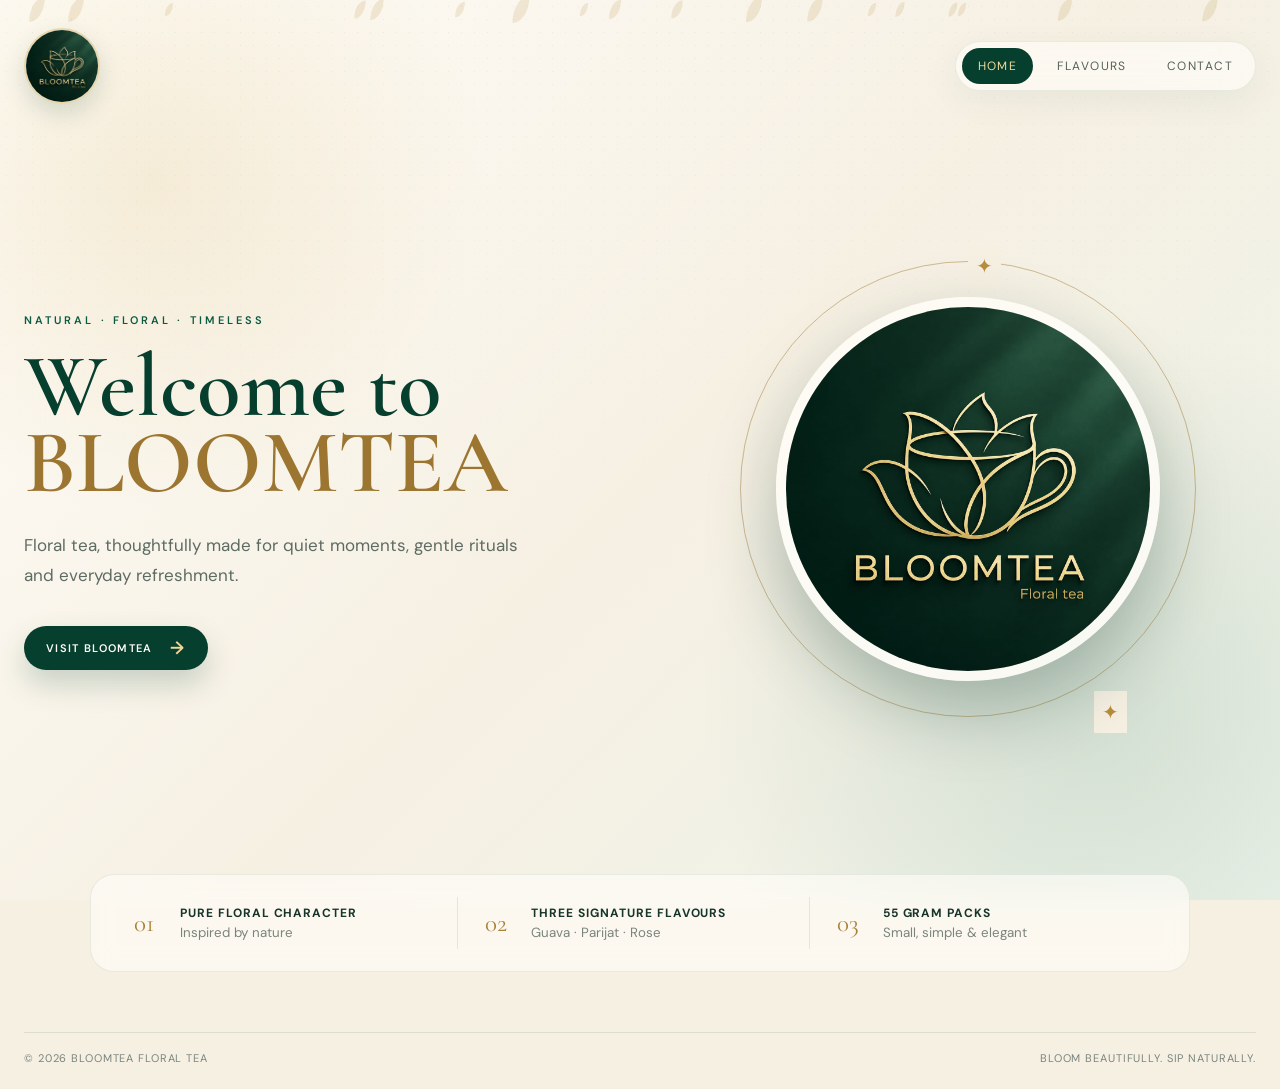
<file: index.html>
<!DOCTYPE html>
<html lang="en">
<head>
  <meta charset="UTF-8" />
  <meta name="viewport" content="width=device-width, initial-scale=1.0" />
  <meta name="description" content="BLOOMTEA Floral Tea — natural floral teas in Guava, Parijat and Rose flavours." />
  <title>BLOOMTEA — Floral Tea</title>
  <link rel="stylesheet" href="style.css" />
</head>
<body class="home-page">
  <div class="petals" aria-hidden="true"></div>
  <header class="topbar">
    <a class="mini-brand" href="index.html"><img src="assets/logo.jpeg" alt="BLOOMTEA logo" /></a>
    <nav>
      <a class="active" href="index.html">Home</a>
      <a href="flavors.html">Flavours</a>
      <a href="contact.html">Contact</a>
    </nav>
  </header>

  <main class="hero">
    <div class="hero-copy reveal">
      <span class="eyebrow">NATURAL · FLORAL · TIMELESS</span>
      <h1>Welcome to <em>BLOOMTEA</em></h1>
      <p class="tagline">Floral tea, thoughtfully made for quiet moments, gentle rituals and everyday refreshment.</p>
      <a class="gold-button" href="flavors.html">Visit Bloomtea <span>→</span></a>
    </div>

    <div class="hero-logo reveal delay-1">
      <div class="logo-orbit"></div>
      <img src="assets/logo.jpeg" alt="BLOOMTEA Floral Tea" />
    </div>
  </main>

  <section class="intro-strip">
    <div><span>01</span><strong>Pure floral character</strong><small>Inspired by nature</small></div>
    <div><span>02</span><strong>Three signature flavours</strong><small>Guava · Parijat · Rose</small></div>
    <div><span>03</span><strong>55 gram packs</strong><small>Small, simple & elegant</small></div>
  </section>

  <footer><span>© 2026 BLOOMTEA Floral Tea</span><span>Bloom beautifully. Sip naturally.</span></footer>
  <script src="script.js"></script>
</body>
</html>
</file>
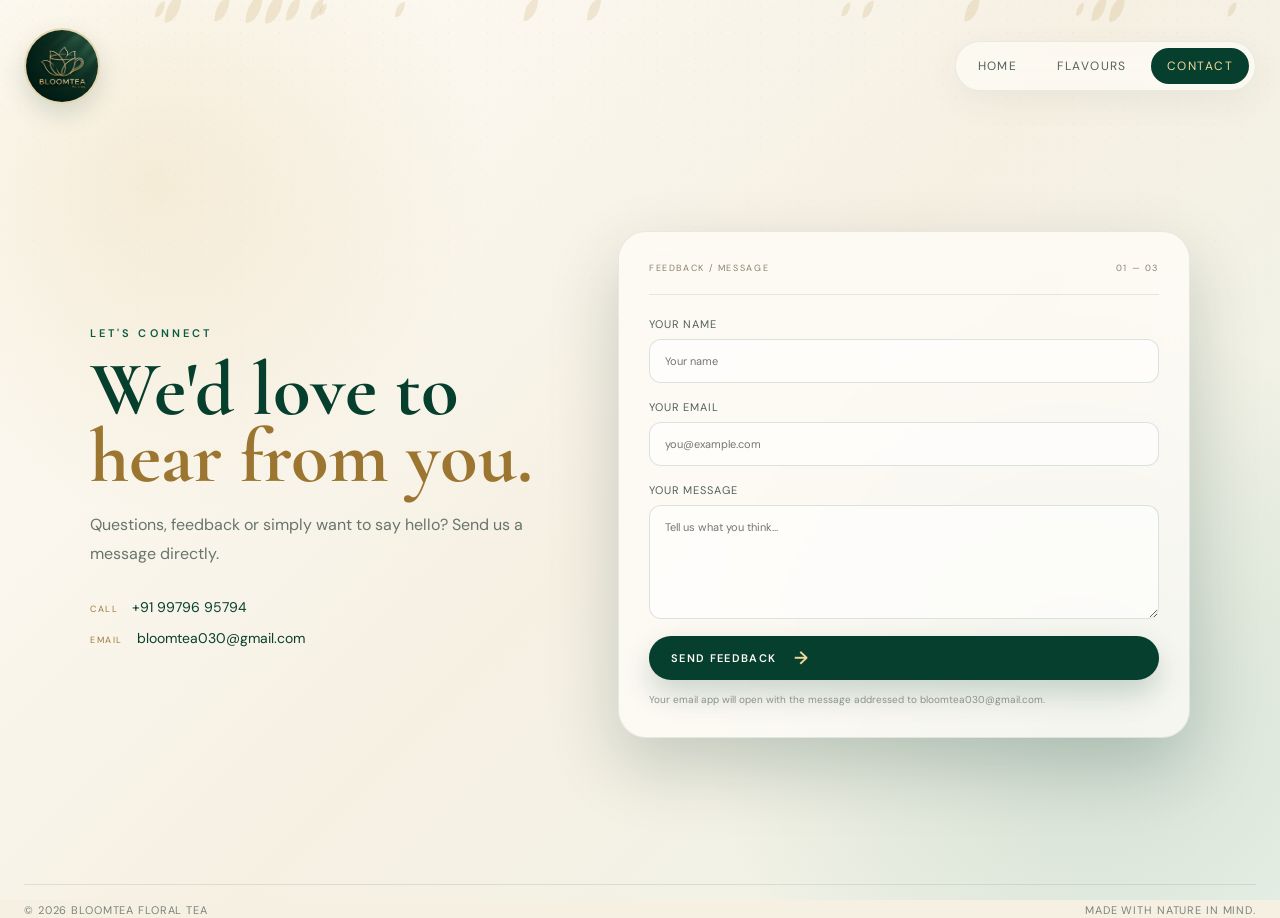
<file: contact.html>
<!DOCTYPE html>
<html lang="en">
<head>
  <meta charset="UTF-8" />
  <meta name="viewport" content="width=device-width, initial-scale=1.0" />
  <meta name="description" content="Contact BLOOMTEA Floral Tea." />
  <title>Contact — BLOOMTEA</title>
  <link rel="stylesheet" href="style.css" />
</head>
<body class="contact-page">
  <div class="petals" aria-hidden="true"></div>
  <header class="topbar">
    <a class="mini-brand" href="index.html"><img src="assets/logo.jpeg" alt="BLOOMTEA logo" /></a>
    <nav>
      <a href="index.html">Home</a>
      <a href="flavors.html">Flavours</a>
      <a class="active" href="contact.html">Contact</a>
    </nav>
  </header>

  <main class="contact-main">
    <section class="contact-intro reveal">
      <span class="eyebrow">LET'S CONNECT</span>
      <h1>We'd love to <em>hear from you.</em></h1>
      <p>Questions, feedback or simply want to say hello? Send us a message directly.</p>
      <div class="contact-details">
        <a href="tel:+919979695794"><span>CALL</span> +91 99796 95794</a>
        <a href="mailto:bloomtea030@gmail.com"><span>EMAIL</span> bloomtea030@gmail.com</a>
      </div>
    </section>

    <section class="contact-card reveal delay-1">
      <div class="card-top"><span>FEEDBACK / MESSAGE</span><span>01 — 03</span></div>
      <form id="feedbackForm">
        <label>Your name<input id="name" name="name" type="text" placeholder="Your name" required /></label>
        <label>Your email<input id="email" name="email" type="email" placeholder="you@example.com" required /></label>
        <label>Your message<textarea id="message" name="message" rows="6" placeholder="Tell us what you think..." required></textarea></label>
        <button class="gold-button" type="submit">Send feedback <span>→</span></button>
        <p class="form-note">Your email app will open with the message addressed to bloomtea030@gmail.com.</p>
      </form>
    </section>
  </main>

  <div id="sentNotice" class="toast" role="status">Opening your email app…</div>
  <footer><span>© 2026 BLOOMTEA Floral Tea</span><span>Made with nature in mind.</span></footer>
  <script src="script.js"></script>
</body>
</html>
</file>
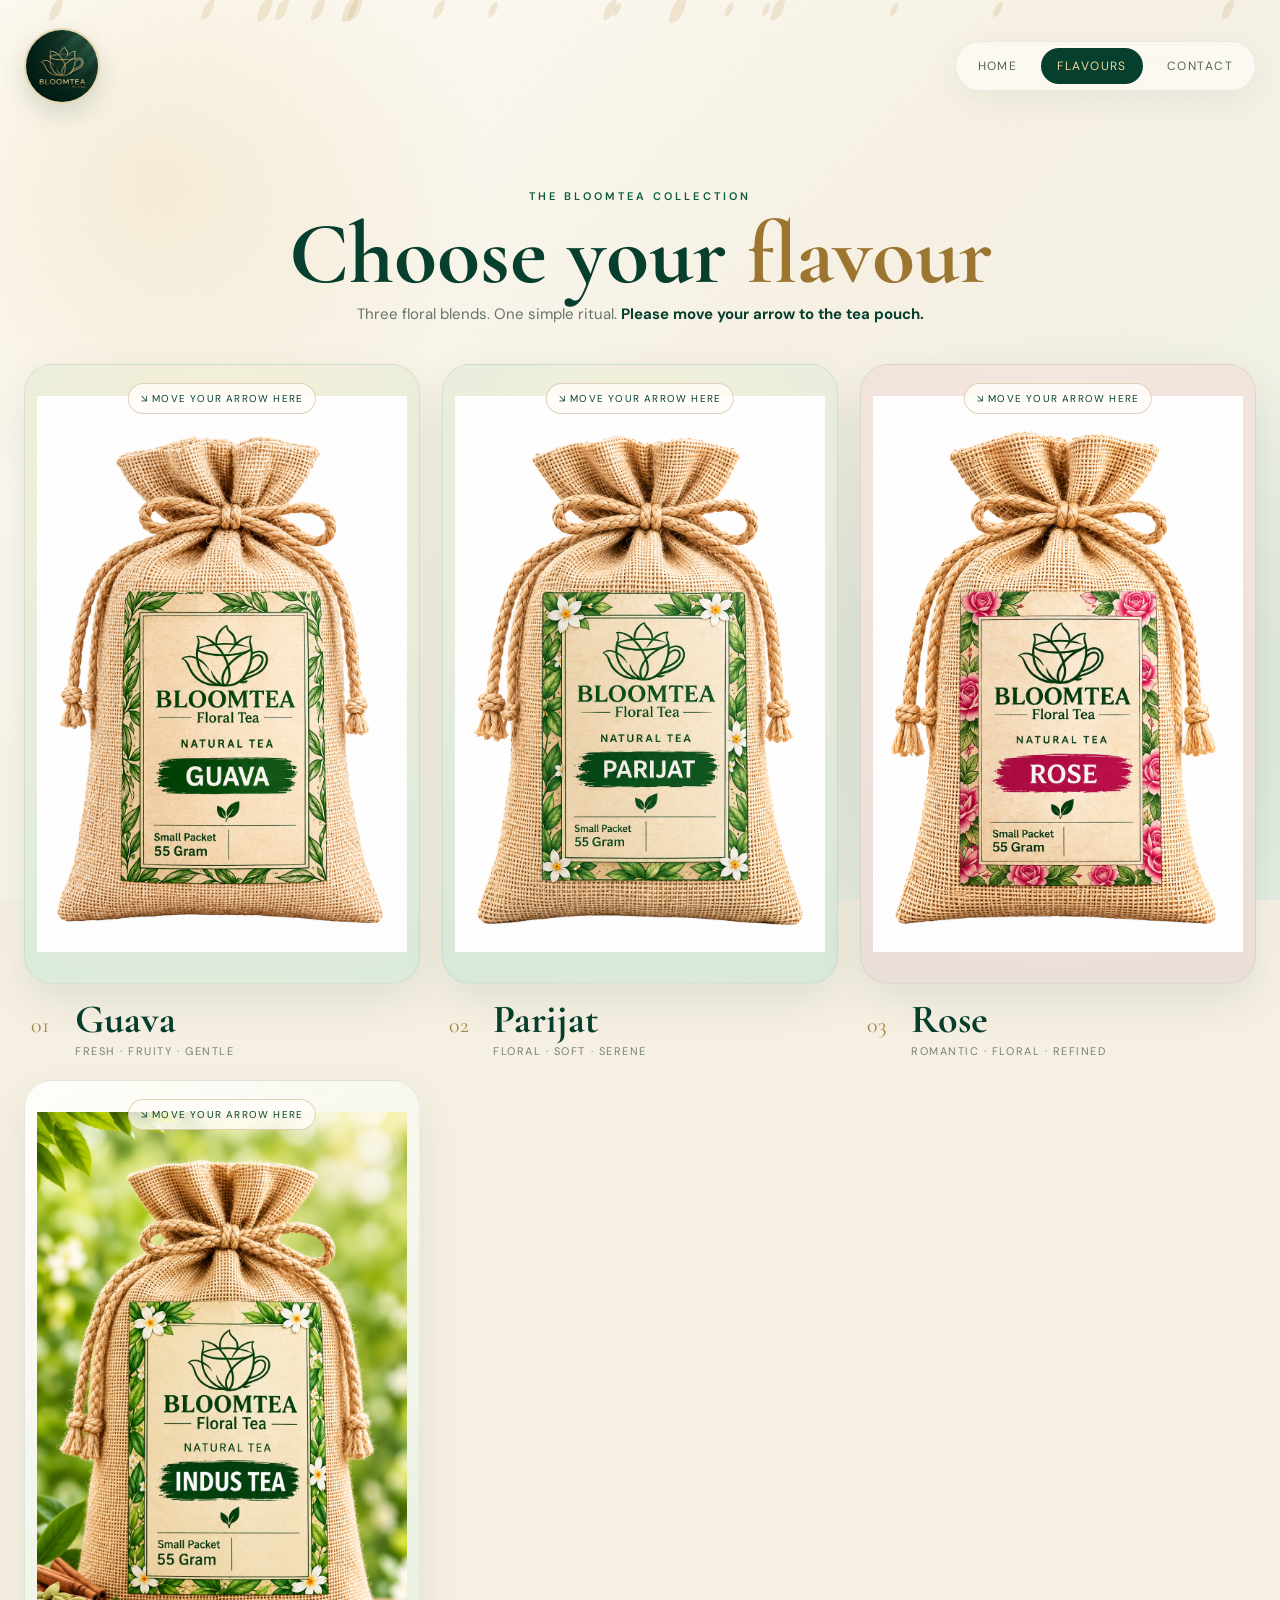
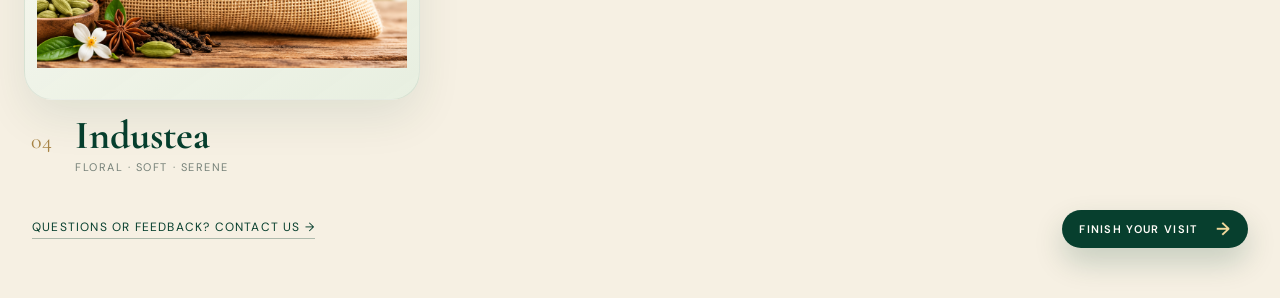
<file: flavors.html>
<!DOCTYPE html>
<html lang="en">
<head>
  <meta charset="UTF-8" />
  <meta name="viewport" content="width=device-width, initial-scale=1.0" />
  <meta name="description" content="Explore BLOOMTEA's Guava, Parijat and Rose floral teas." />
  <title>Flavours — BLOOMTEA</title>
  <link rel="stylesheet" href="style.css" />
</head>
<body class="flavors-page">
  <div class="petals" aria-hidden="true"></div>
  <header class="topbar">
    <a class="mini-brand" href="index.html"><img src="assets/logo.jpeg" alt="BLOOMTEA logo" /></a>
    <nav>
      <a href="index.html">Home</a>
      <a class="active" href="flavors.html">Flavours</a>
      <a href="contact.html">Contact</a>
    </nav>
  </header>

  <main class="flavors-main">
    <section class="page-heading reveal">
      <span class="eyebrow">THE BLOOMTEA COLLECTION</span>
      <h1>Choose your <em>flavour</em></h1>
      <p>Three floral blends. One simple ritual. <strong>Please move your arrow to the tea pouch.</strong></p>
    </section>

    <section class="product-grid">
      <article class="product-card reveal delay-1">
        <div class="product-art">
          <div class="hover-hint">↘ Move your arrow here</div>
          <img src="assets/guava.png" alt="BLOOMTEA Guava floral tea pouch" />
          <div class="product-overlay">
            <div class="natural-badge">100% NATURAL</div>
            <div class="product-price">₹29/-</div>
            <div class="product-weight">Weight: 55gm</div>
            <div class="benefits-title">Benefits</div>
            <ul>
              <li>Relieves heavy legs</li>
              <li>Detoxifies the body</li>
              <li>Anti-inflammatory support for abdomen</li>
              <li>Helps control blood sugar levels</li>
              <li>Improves blood circulation</li>
              <li>Boosts immune system</li>
            </ul>
          </div>
        </div>
        <div class="product-name"><span>01</span><h2>Guava</h2><p>Fresh · Fruity · Gentle</p></div>
      </article>

      <article class="product-card reveal delay-2">
        <div class="product-art">
          <div class="hover-hint">↘ Move your arrow here</div>
          <img src="assets/parijat.png" alt="BLOOMTEA Parijat floral tea pouch" />
          <div class="product-overlay">
            <div class="natural-badge">100% NATURAL</div>
            <div class="product-price">₹49/-</div>
            <div class="product-weight">Weight: 55gm</div>
            <div class="benefits-title">Benefits</div>
            <ul>
              <li>Respiratory relief</li>
              <li>Stress and sleep support</li>
              <li>Anti-inflammatory action</li>
              <li>Immunity and fever support</li>
              <li>Blood sugar management</li>
            </ul>
          </div>
        </div>
        <div class="product-name"><span>02</span><h2>Parijat</h2><p>Floral · Soft · Serene</p></div>
      </article>

      <article class="product-card reveal delay-3">
        <div class="product-art">
          <div class="hover-hint">↘ Move your arrow here</div>
          <img src="assets/rose.png" alt="BLOOMTEA Rose floral tea pouch" />
          <div class="product-overlay">
            <div class="natural-badge">100% NATURAL</div>
            <div class="product-price">₹79/-</div>
            <div class="product-weight">Weight: 55gm</div>
            <div class="benefits-title">Benefits</div>
            <ul>
              <li>Rich in antioxidants</li>
              <li>Relieves stress and anxiety</li>
              <li>Eases menstrual cramps</li>
              <li>Supports digestion</li>
              <li>Boosts hydration</li>
              <li>Promotes clear skin</li>
            </ul>
          </div>
        </div>
        <div class="product-name"><span>03</span><h2>Rose</h2><p>Romantic · Floral · Refined</p></div>
      </article>

     <article class="product-card reveal delay-4">
        <div class="product-art">
          <div class="hover-hint">↘ Move your arrow here</div>
          <img src="assets/industea.PNG" alt="BLOOMTEA industea floral tea pouch" />
          <div class="product-overlay">
            <div class="natural-badge">100% NATURAL</div>
            <div class="product-price">₹49/-</div>
            <div class="product-weight">Weight: 55gm</div>
            <div class="benefits-title">Benefits</div>
            <ul>
              <li>Boosts Immunity</li>
              <li>Improves Digestion</li>
              <li>Give Natural Energy</li>
              <li>Rich in Vitamins & Minerole</li>
              <li>Reduces Strees</li>
            </ul>
          </div>
        </div>
        <div class="product-name"><span>04</span><h2>industea</h2><p>Floral · Soft · Serene</p></div>
      </article>

    </section>

    <div class="flavour-footer reveal">
      <a class="text-link" href="contact.html">Questions or feedback? Contact us →</a>
      <a class="gold-button small" href="thankyou.html">Finish your visit <span>→</span></a>
    </div>
  </main>
  <script src="script.js"></script>
</body>
</html>
</file>
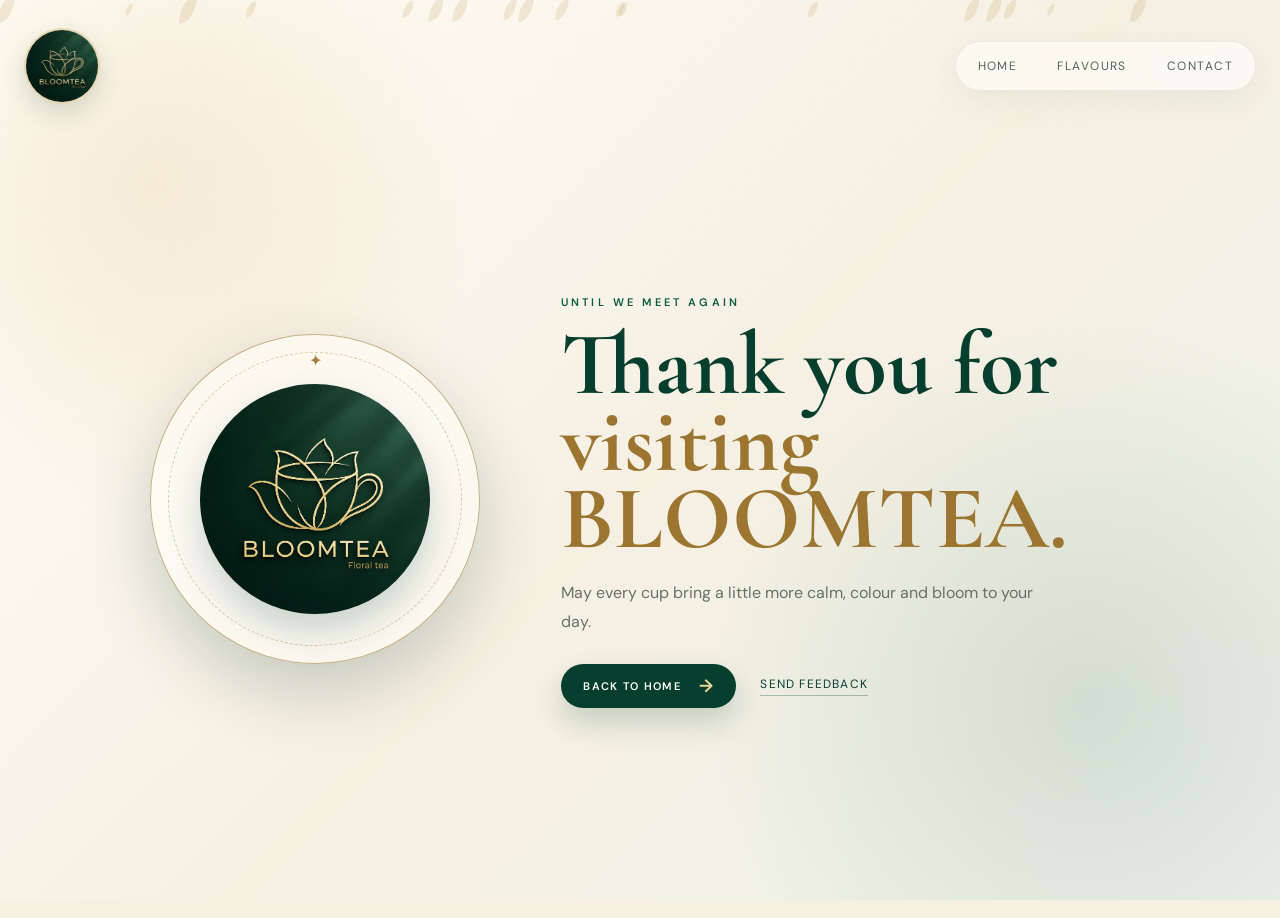
<file: thankyou.html>
<!DOCTYPE html>
<html lang="en">
<head>
  <meta charset="UTF-8" />
  <meta name="viewport" content="width=device-width, initial-scale=1.0" />
  <meta name="description" content="Thank you for visiting BLOOMTEA Floral Tea." />
  <title>Thank You — BLOOMTEA</title>
  <link rel="stylesheet" href="style.css" />
</head>
<body class="thankyou-page">
  <div class="petals" aria-hidden="true"></div>
  <header class="topbar">
    <a class="mini-brand" href="index.html"><img src="assets/logo.jpeg" alt="BLOOMTEA logo" /></a>
    <nav>
      <a href="index.html">Home</a>
      <a href="flavors.html">Flavours</a>
      <a href="contact.html">Contact</a>
    </nav>
  </header>

  <main class="thankyou-main">
    <div class="thankyou-ring reveal">
      <span>✦</span>
      <img src="assets/logo.jpeg" alt="BLOOMTEA logo" />
    </div>
    <div class="reveal delay-1">
      <span class="eyebrow">UNTIL WE MEET AGAIN</span>
      <h1>Thank you for<br /><em>visiting BLOOMTEA.</em></h1>
      <p>May every cup bring a little more calm, colour and bloom to your day.</p>
      <div class="thank-actions">
        <a class="gold-button" href="index.html">Back to home <span>→</span></a>
        <a class="text-link" href="contact.html">Send feedback</a>
      </div>
    </div>
  </main>
  <script src="script.js"></script>
</body>
</html>
</file>
<file: style.css>
@import url('https://fonts.googleapis.com/css2?family=Cormorant+Garamond:wght@400;500;600;700&family=DM+Sans:wght@300;400;500;600&display=swap');

:root {
  --forest: #073f2e;
  --forest-2: #0a5b42;
  --cream: #f6f0e3;
  --paper: #fffaf0;
  --gold: #d6b56b;
  --gold-light: #f0d89b;
  --ink: #17352b;
  --muted: #7b847b;
  --white: #fffdf8;
  --shadow: 0 28px 70px rgba(3, 45, 33, .20);
}

* { box-sizing: border-box; }
html { scroll-behavior: smooth; }
body {
  margin: 0;
  min-height: 100vh;
  color: var(--ink);
  font-family: 'DM Sans', sans-serif;
  background: var(--cream);
  overflow-x: hidden;
}
a { color: inherit; text-decoration: none; }
button, input, textarea { font: inherit; }

body::before {
  content: '';
  position: fixed;
  inset: 0;
  z-index: -2;
  background:
    radial-gradient(circle at 12% 20%, rgba(214,181,107,.20), transparent 25%),
    radial-gradient(circle at 85% 78%, rgba(8,91,66,.13), transparent 30%),
    linear-gradient(135deg, #fffdf8 0%, var(--cream) 52%, #edf3e9 100%);
}
body::after {
  content: '';
  position: fixed;
  inset: 0;
  z-index: -1;
  pointer-events: none;
  opacity: .18;
  background-image: radial-gradient(rgba(7,63,46,.35) .6px, transparent .6px);
  background-size: 13px 13px;
  mask-image: linear-gradient(to bottom, black, transparent 85%);
}

.topbar {
  width: min(1240px, calc(100% - 48px));
  margin: 18px auto 0;
  display: flex;
  justify-content: space-between;
  align-items: center;
  padding: 10px 0;
  position: relative;
  z-index: 20;
}
.mini-brand { width: 76px; height: 76px; border-radius: 50%; overflow: hidden; box-shadow: 0 10px 25px rgba(7,63,46,.15); border: 2px solid rgba(214,181,107,.55); background: white; }
.mini-brand img { width: 100%; height: 100%; object-fit: cover; }
nav { display: flex; gap: 8px; align-items: center; padding: 6px; border-radius: 999px; background: rgba(255,253,248,.62); backdrop-filter: blur(14px); border: 1px solid rgba(7,63,46,.08); box-shadow: 0 10px 35px rgba(7,63,46,.06); }
nav a { padding: 10px 16px; border-radius: 999px; font-size: 12px; letter-spacing: .12em; text-transform: uppercase; color: #536259; transition: .3s ease; }
nav a:hover, nav a.active { background: var(--forest); color: var(--gold-light); }

.hero { width: min(1240px, calc(100% - 48px)); min-height: calc(100vh - 130px); margin: 0 auto; display: grid; grid-template-columns: 1fr .95fr; align-items: center; gap: 50px; padding: 50px 0 70px; }
.eyebrow { display: inline-block; font-size: 11px; letter-spacing: .28em; font-weight: 600; color: var(--forest-2); }
h1, h2 { font-family: 'Cormorant Garamond', Georgia, serif; }
.hero h1 { font-size: clamp(62px, 7vw, 112px); line-height: .85; margin: 20px 0 28px; font-weight: 600; color: var(--forest); }
h1 em { color: #9c7630; font-style: normal; }
.tagline { max-width: 520px; color: #5e6b63; font-size: 17px; line-height: 1.8; margin-bottom: 35px; }
.gold-button { display: inline-flex; align-items: center; gap: 18px; border: 0; cursor: pointer; padding: 15px 22px; border-radius: 999px; background: var(--forest); color: #fffdf8; letter-spacing: .12em; text-transform: uppercase; font-size: 11px; font-weight: 600; box-shadow: 0 14px 30px rgba(7,63,46,.20); transition: transform .25s ease, box-shadow .25s ease, background .25s ease; }
.gold-button span { color: var(--gold-light); font-size: 18px; line-height: 0; }
.gold-button:hover { transform: translateY(-3px); background: #0b6045; box-shadow: 0 18px 36px rgba(7,63,46,.28); }
.gold-button.small { padding: 12px 17px; }

.hero-logo { position: relative; justify-self: center; width: min(530px, 90%); aspect-ratio: 1; display: grid; place-items: center; }
.hero-logo img { width: 74%; height: 74%; object-fit: cover; border-radius: 50%; position: relative; z-index: 2; box-shadow: 0 30px 70px rgba(2, 48, 34, .28); border: 10px solid rgba(255,253,248,.85); }
.logo-orbit { position: absolute; width: 88%; height: 88%; border: 1px solid rgba(156,118,48,.45); border-radius: 50%; animation: spin 18s linear infinite; }
.logo-orbit::before, .logo-orbit::after { content: '✦'; position: absolute; color: #b88d3b; font-size: 20px; background: var(--cream); padding: 8px; }
.logo-orbit::before { top: -17px; left: 50%; } .logo-orbit::after { bottom: -17px; right: 15%; }

.intro-strip { width: min(1100px, calc(100% - 48px)); margin: -10px auto 60px; padding: 22px 28px; display: grid; grid-template-columns: repeat(3,1fr); gap: 12px; background: rgba(255,253,248,.62); border: 1px solid rgba(7,63,46,.08); border-radius: 24px; backdrop-filter: blur(14px); }
.intro-strip div { display: grid; grid-template-columns: 38px 1fr; column-gap: 8px; align-items: center; padding: 8px 15px; border-right: 1px solid rgba(7,63,46,.10); }
.intro-strip div:last-child { border: 0; }
.intro-strip span { grid-row: 1 / span 2; color: #aa8138; font-family: 'Cormorant Garamond'; font-size: 25px; }
.intro-strip strong { font-size: 12px; letter-spacing: .08em; text-transform: uppercase; }
.intro-strip small { color: var(--muted); margin-top: 3px; }

footer { width: min(1240px, calc(100% - 48px)); margin: 30px auto 24px; padding-top: 18px; border-top: 1px solid rgba(7,63,46,.10); display: flex; justify-content: space-between; color: #7a847d; font-size: 11px; letter-spacing: .08em; text-transform: uppercase; }

.flavors-main { width: min(1240px, calc(100% - 48px)); margin: 0 auto; padding: 70px 0 50px; }
.page-heading { text-align: center; margin-bottom: 40px; }
.page-heading h1 { margin: 10px 0 10px; color: var(--forest); font-size: clamp(58px, 7vw, 88px); line-height: .9; }
.page-heading p { color: #65736a; margin: 0 auto; font-size: 15px; }
.page-heading strong { color: var(--forest); }
.product-grid { display: grid; grid-template-columns: repeat(3,1fr); gap: 22px; align-items: start; }
.product-card { position: relative; }
.product-art { position: relative; min-height: 620px; border-radius: 28px; overflow: hidden; display: grid; place-items: center; background: linear-gradient(145deg, rgba(255,253,248,.95), rgba(230,238,224,.88)); border: 1px solid rgba(7,63,46,.08); box-shadow: 0 18px 45px rgba(7,63,46,.09); transition: transform .4s ease, box-shadow .4s ease; }
.product-card:nth-child(1) .product-art { background: radial-gradient(circle at 50% 15%, #f5efd9, #dcebdc); }
.product-card:nth-child(2) .product-art { background: radial-gradient(circle at 50% 15%, #f3f0dc, #d8e8da); }
.product-card:nth-child(3) .product-art { background: radial-gradient(circle at 50% 15%, #f6e7df, #e9ded8); }
.product-art > img { width: 94%; height: 94%; object-fit: contain; transition: transform .55s cubic-bezier(.2,.8,.2,1), filter .45s ease; }
.product-card:hover .product-art { transform: translateY(-7px); box-shadow: 0 30px 60px rgba(7,63,46,.16); }
.product-card:hover .product-art > img { transform: scale(1.04); filter: brightness(.72); }
.hover-hint { position: absolute; top: 18px; left: 50%; transform: translateX(-50%); z-index: 4; color: var(--forest); background: rgba(255,253,248,.80); border: 1px solid rgba(156,118,48,.30); padding: 8px 12px; border-radius: 999px; font-size: 10px; letter-spacing: .12em; text-transform: uppercase; white-space: nowrap; transition: opacity .3s; }
.product-card:hover .hover-hint { opacity: 0; }
.product-overlay { position: absolute; inset: auto 18px 18px; padding: 22px 20px 20px; border-radius: 20px; background: rgba(4,46,34,.94); color: white; z-index: 3; opacity: 0; transform: translateY(18px); transition: .4s ease; box-shadow: 0 18px 45px rgba(0,0,0,.22); max-height: 70%; overflow: auto; }
.product-card:hover .product-overlay, .product-card:focus-within .product-overlay { opacity: 1; transform: translateY(0); }
.natural-badge { display: inline-block; font-size: 9px; letter-spacing: .18em; color: var(--gold-light); border: 1px solid rgba(240,216,155,.4); padding: 6px 8px; border-radius: 99px; }
.product-price { font-family: 'Cormorant Garamond'; font-size: 48px; line-height: 1; margin-top: 10px; color: #fff0bd; }
.product-weight { color: #c9d8cf; font-size: 12px; margin: 4px 0 13px; }
.benefits-title { text-transform: uppercase; letter-spacing: .15em; font-size: 9px; color: var(--gold-light); margin-bottom: 6px; }
.product-overlay ul { margin: 0; padding-left: 18px; color: #e8eee9; font-size: 11px; line-height: 1.65; }
.product-name { padding: 17px 7px 0; display: grid; grid-template-columns: 36px 1fr; column-gap: 8px; align-items: baseline; }
.product-name span { color: #a88445; font-family: 'Cormorant Garamond'; font-size: 22px; grid-row: 1 / span 2; }
.product-name h2 { margin: 0; color: var(--forest); font-size: 40px; line-height: .9; text-transform: capitalize; }
.product-name p { margin: 7px 0 0; color: #758078; font-size: 11px; letter-spacing: .14em; text-transform: uppercase; }
.flavour-footer { display: flex; justify-content: space-between; align-items: center; margin-top: 36px; padding: 0 8px; }
.text-link { color: var(--forest); font-size: 12px; letter-spacing: .1em; text-transform: uppercase; border-bottom: 1px solid rgba(7,63,46,.3); padding-bottom: 3px; transition: .25s; }
.text-link:hover { color: #a47c37; border-color: #a47c37; }

.contact-main { width: min(1100px, calc(100% - 48px)); margin: 0 auto; min-height: calc(100vh - 160px); padding: 75px 0; display: grid; grid-template-columns: .9fr 1.1fr; gap: 60px; align-items: center; }
.contact-intro h1 { color: var(--forest); font-size: clamp(55px, 6vw, 85px); line-height: .88; margin: 14px 0 20px; }
.contact-intro > p { color: #68756c; line-height: 1.8; max-width: 440px; }
.contact-details { display: grid; gap: 13px; margin-top: 30px; }
.contact-details a { width: fit-content; color: var(--forest); font-size: 14px; transition: .25s; }
.contact-details a:hover { color: #a47c37; transform: translateX(4px); }
.contact-details span { color: #9b7a3d; font-size: 9px; letter-spacing: .18em; margin-right: 10px; }
.contact-card { padding: 30px; border-radius: 28px; background: rgba(255,253,248,.74); border: 1px solid rgba(7,63,46,.09); box-shadow: var(--shadow); backdrop-filter: blur(15px); }
.card-top { display: flex; justify-content: space-between; font-size: 9px; letter-spacing: .18em; color: #8a806c; padding-bottom: 20px; border-bottom: 1px solid rgba(7,63,46,.1); margin-bottom: 22px; }
form { display: grid; gap: 17px; }
label { font-size: 11px; letter-spacing: .08em; text-transform: uppercase; color: #526158; display: grid; gap: 8px; }
input, textarea { width: 100%; border: 1px solid rgba(7,63,46,.14); background: rgba(255,255,255,.6); color: var(--ink); padding: 14px 15px; border-radius: 12px; outline: none; resize: vertical; transition: .25s; }
input:focus, textarea:focus { border-color: #b18a47; box-shadow: 0 0 0 4px rgba(177,138,71,.10); background: white; }
.form-note { margin: -5px 0 0; color: #8b918b; font-size: 10px; line-height: 1.5; }
.toast { position: fixed; right: 24px; bottom: 24px; background: var(--forest); color: white; padding: 13px 18px; border-radius: 999px; box-shadow: 0 15px 35px rgba(0,0,0,.18); opacity: 0; transform: translateY(15px); pointer-events: none; transition: .3s; z-index: 100; font-size: 12px; }
.toast.show { opacity: 1; transform: translateY(0); }

.thankyou-main { width: min(980px, calc(100% - 48px)); min-height: calc(100vh - 130px); margin: 0 auto; display: grid; grid-template-columns: .75fr 1.25fr; gap: 70px; align-items: center; padding: 60px 0; }
.thankyou-main h1 { color: var(--forest); font-size: clamp(58px, 7vw, 92px); line-height: .86; margin: 15px 0 22px; }
.thankyou-main p { color: #667269; line-height: 1.8; max-width: 480px; }
.thankyou-ring { width: 330px; height: 330px; border-radius: 50%; border: 1px solid rgba(156,118,48,.55); display: grid; place-items: center; position: relative; background: rgba(255,253,248,.55); box-shadow: var(--shadow); }
.thankyou-ring::before { content: ''; position: absolute; inset: 17px; border-radius: 50%; border: 1px dashed rgba(156,118,48,.38); animation: spin 22s linear infinite; }
.thankyou-ring img { width: 70%; height: 70%; border-radius: 50%; object-fit: cover; box-shadow: 0 18px 35px rgba(7,63,46,.20); }
.thankyou-ring span { position: absolute; top: 15px; color: #a57c38; z-index: 2; }
.thank-actions { display: flex; align-items: center; gap: 24px; margin-top: 28px; }

.petals { position: fixed; inset: 0; pointer-events: none; overflow: hidden; z-index: -1; }
.petal { position: absolute; width: 12px; height: 19px; border-radius: 100% 0 100% 0; background: rgba(183,140,68,.17); animation: fall linear infinite; }

.reveal { opacity: 0; transform: translateY(22px); animation: reveal .9s ease forwards; }
.delay-1 { animation-delay: .15s; } .delay-2 { animation-delay: .3s; } .delay-3 { animation-delay: .45s; }
@keyframes reveal { to { opacity: 1; transform: none; } }
@keyframes spin { to { transform: rotate(360deg); } }
@keyframes fall { 0% { transform: translate3d(0,-12vh,0) rotate(0deg); opacity: 0; } 12% { opacity: 1; } 100% { transform: translate3d(80px,112vh,0) rotate(480deg); opacity: 0; } }

@media (max-width: 900px) {
  .hero, .contact-main, .thankyou-main { grid-template-columns: 1fr; text-align: center; }
  .hero { padding-top: 35px; }
  .hero-copy { order: 1; } .hero-logo { order: 0; width: min(430px, 80vw); }
  .tagline, .contact-intro > p { margin-left: auto; margin-right: auto; }
  .intro-strip { grid-template-columns: 1fr; }
  .intro-strip div { border-right: 0; border-bottom: 1px solid rgba(7,63,46,.10); }
  .product-grid { grid-template-columns: 1fr 1fr; }
  .product-art { min-height: 590px; }
  .contact-details { justify-items: center; }
  .thankyou-ring { margin: 0 auto; width: 280px; height: 280px; }
  .thank-actions { justify-content: center; }
}
@media (max-width: 620px) {
  .topbar { width: min(100% - 24px, 1240px); align-items: flex-start; }
  .mini-brand { width: 58px; height: 58px; }
  nav { gap: 0; flex-wrap: wrap; justify-content: flex-end; max-width: calc(100% - 70px); }
  nav a { padding: 8px 9px; font-size: 9px; }
  .hero, .flavors-main, .contact-main, .thankyou-main { width: calc(100% - 28px); }
  .hero h1 { font-size: 62px; }
  .product-grid { grid-template-columns: 1fr; }
  .product-art { min-height: 600px; }
  .flavour-footer, footer { flex-direction: column; gap: 16px; align-items: flex-start; }
  .contact-card { padding: 22px; }
  .thankyou-main { padding-top: 35px; }
}
</file>
